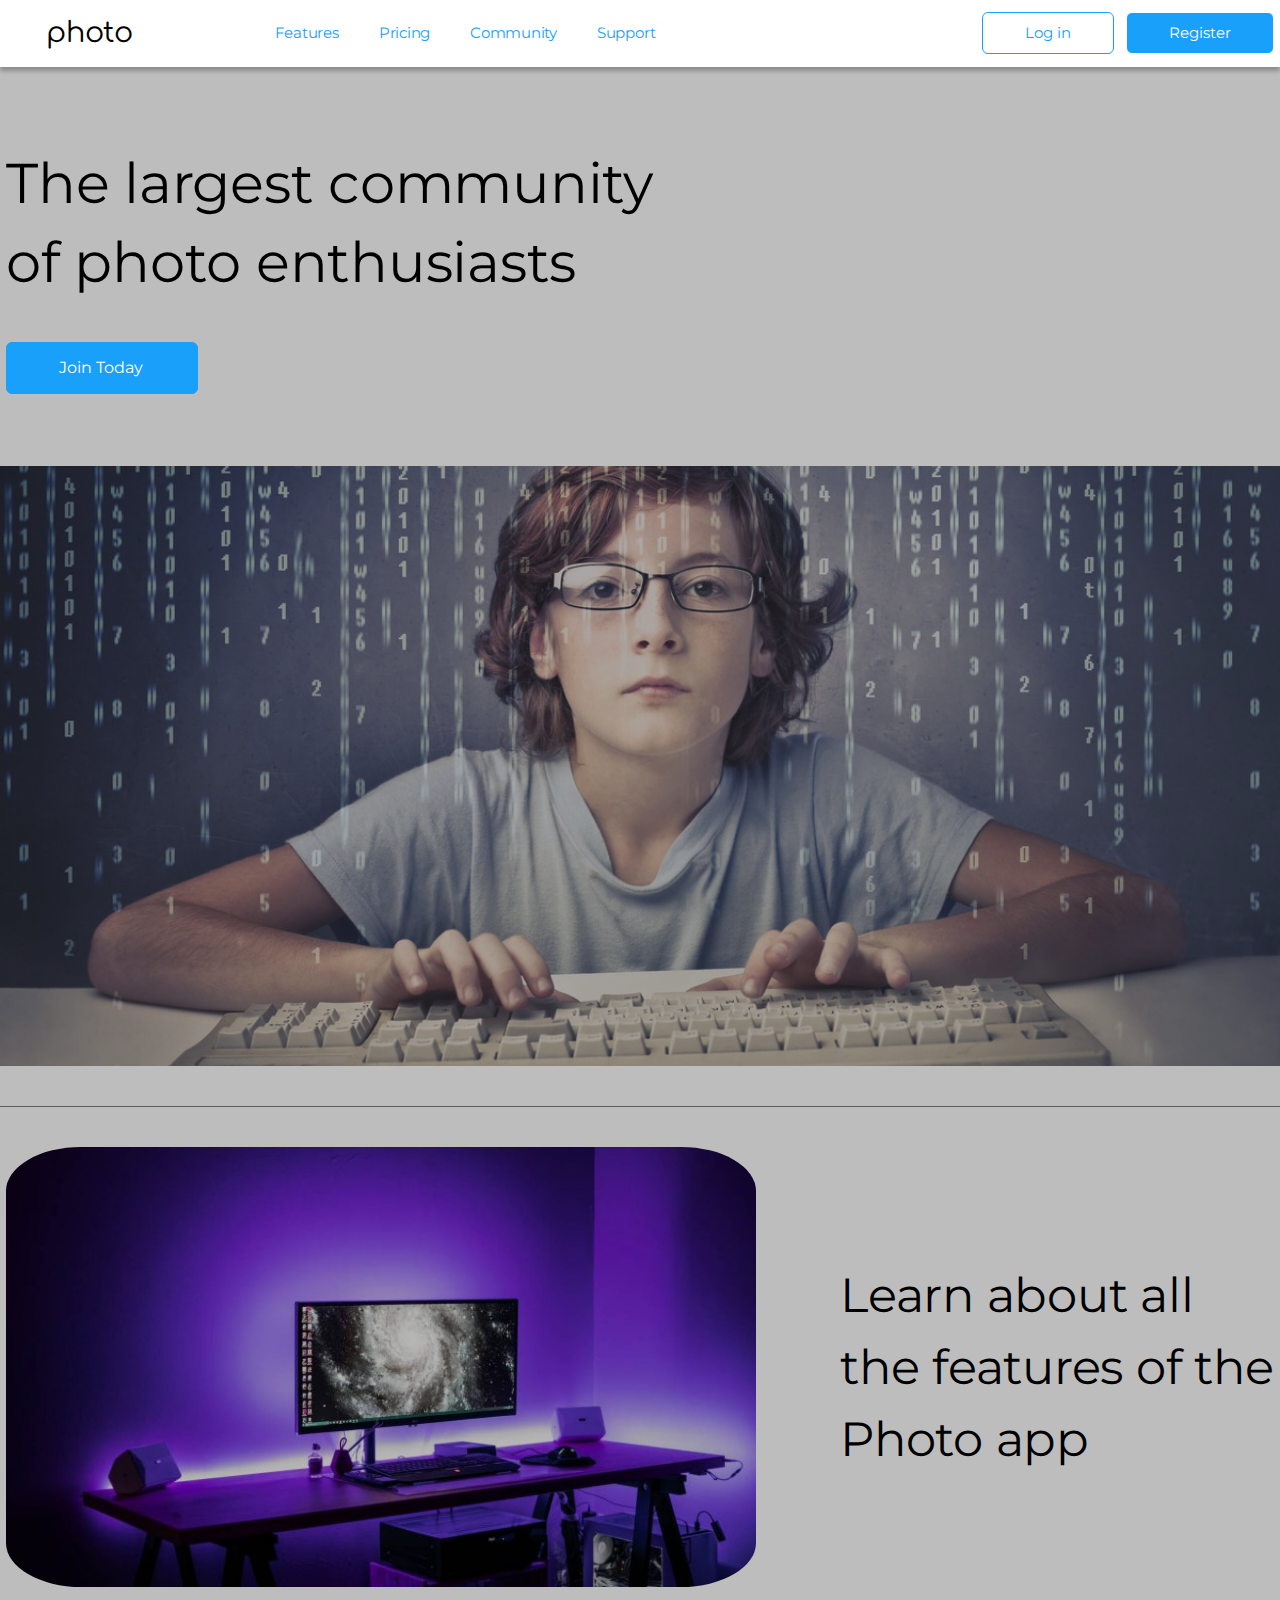
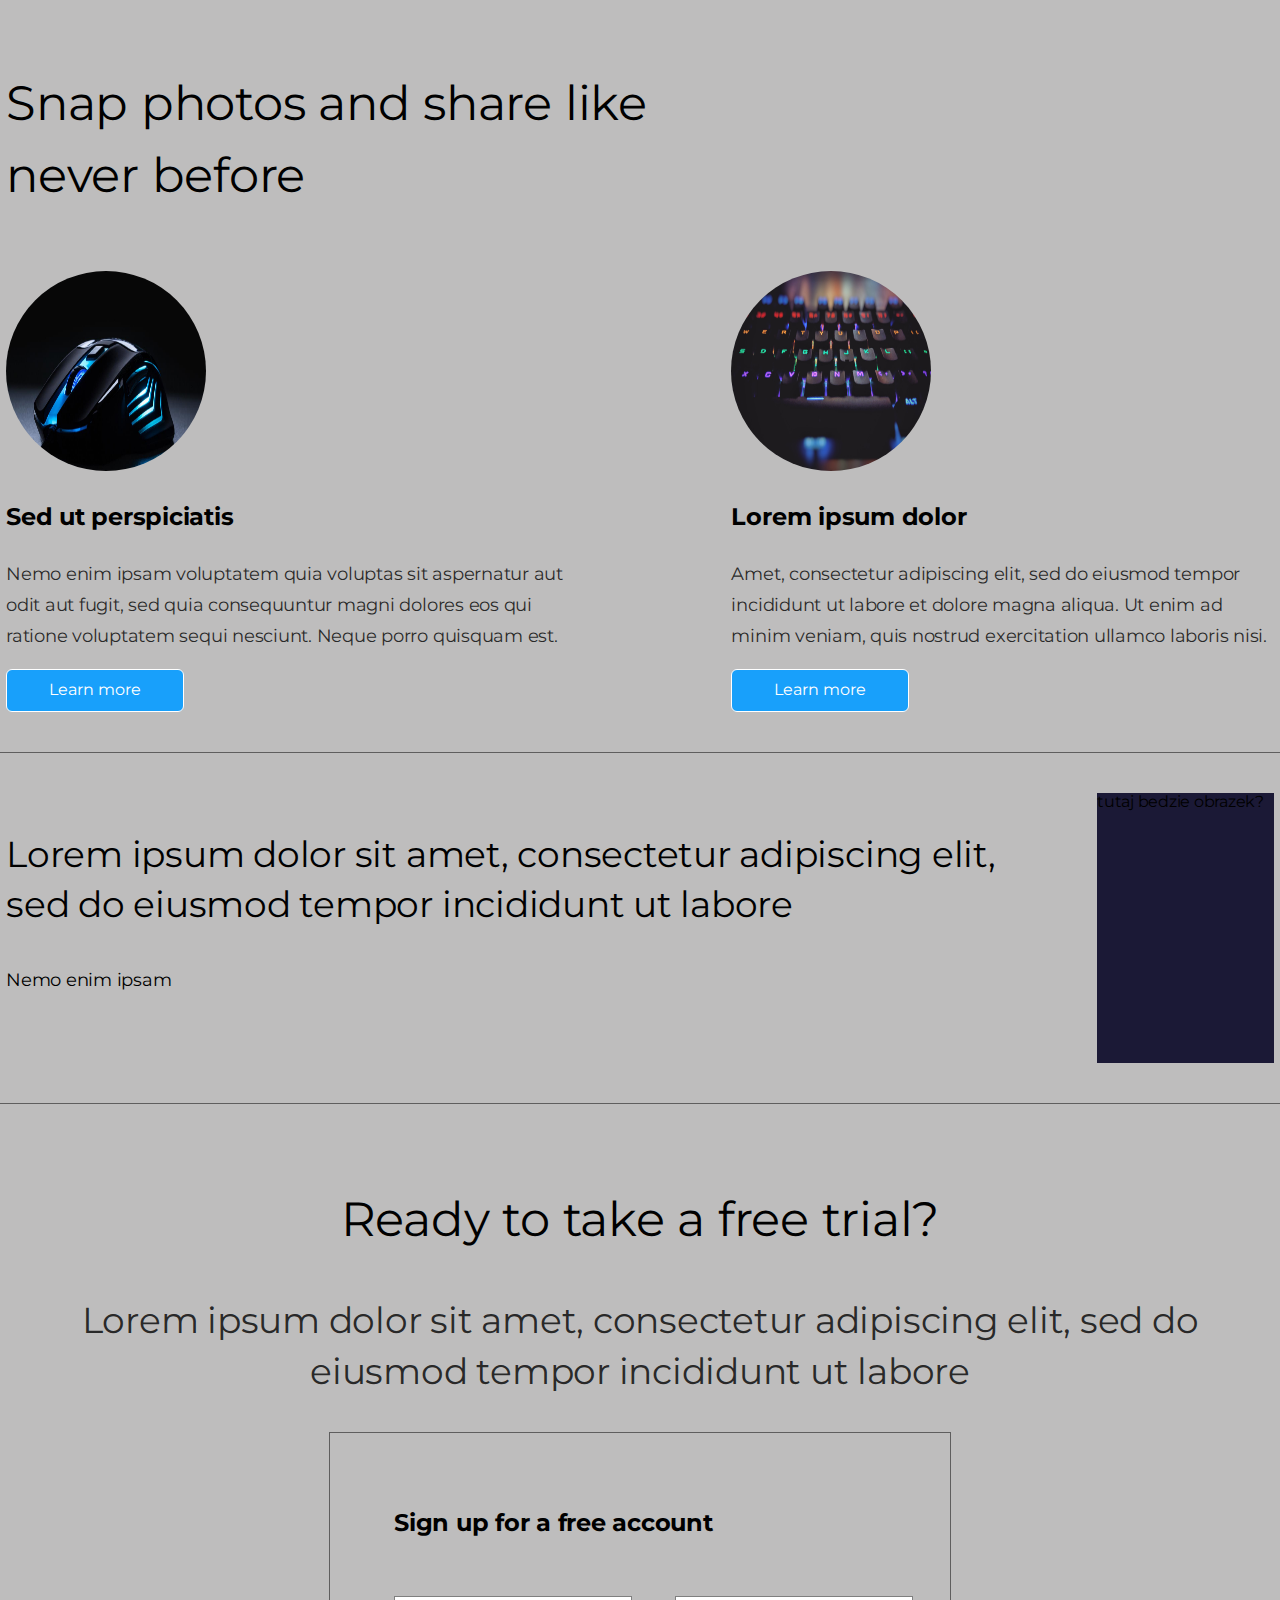
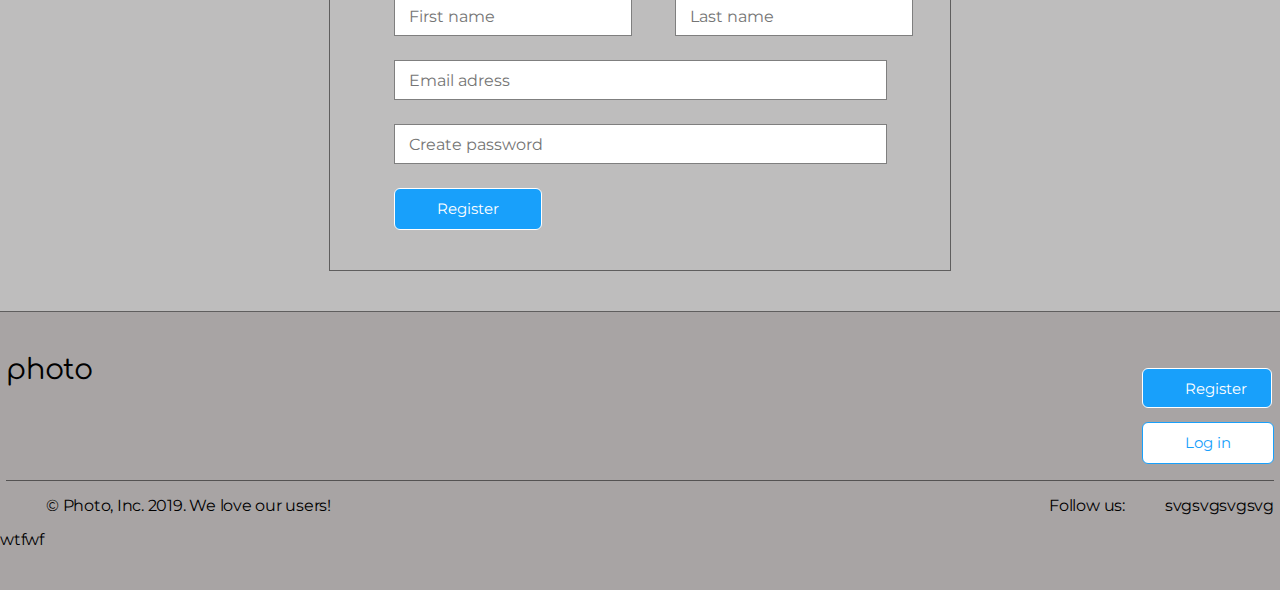
<file: training-code-from-layout/index.html>
<!DOCTYPE html>
<html lang="en">
  <head>
    <link
      rel="stylesheet"
      href="https://cdnjs.cloudflare.com/ajax/libs/modern-normalize/1.0.0/modern-normalize.min.css"
    />
    <link rel="preconnect" href="https://fonts.googleapis.com" />
    <link rel="preconnect" href="https://fonts.gstatic.com" crossorigin />
    <link
      href="https://fonts.googleapis.com/css2?family=Comfortaa:wght@300;400;500;600;700&family=Montserrat:wght@100;200;300;400;500;600;700;800;900&display=swap"
      rel="stylesheet"
    />
    <link href="css/styles.css" rel="stylesheet" />
    <meta charset="UTF-8" />
    <meta http-equiv="X-UA-Compatible" content="IE=edge" />
    <meta name="viewport" content="width=device-width, initial-scale=1.0" />
    <title>TRAINING CODE</title>
  </head>
  <body>
    <header>
      <div class="container">
        <div class="full-navigation">
          <ul class="navigation">
            <li><span class="logo">photo</span></li>
            <li>Features</li>
            <li>Pricing</li>
            <li>Community</li>
            <li>Support</li>
          </ul>
          <div class="header-buttons">
            <button class="white-button" type="button">Log in</button>
            <button class="blue-button" type="button">Register</button>
          </div>
        </div>
      </div>
    </header>
    <main>
      <section>
        <div class="container">
          <div class="hero">
            <h1>The largest community of photo enthusiasts</h1>
            <button type="button">Join Today</button>
          </div>
        </div>
        <div class="hero-image"></div>
      </section>
      <section>
        <div class="container">
          <div class="sub-hero-top">
            <img
              src="./images/computer-image.jpg"
              width="750px"
              height="440px"
            />
            <h2>Learn about all the features of the Photo app</h2>
          </div>
          <h2 class="sub-hero-header">
            Snap photos and share like never before
          </h2>
          <div class="sub-hero-bottom">
            <div>
              <img
                src="./images/mouse-image.jpg"
                width="200px"
                height="200px"
              />
              <h3>Sed ut perspiciatis</h3>
              <p>
                Nemo enim ipsam voluptatem quia voluptas sit aspernatur aut odit
                aut fugit, sed quia consequuntur magni dolores eos qui ratione
                voluptatem sequi nesciunt. Neque porro quisquam est.
              </p>
              <button type="button">Learn more</button>
            </div>
            <div>
              <img
                src="./images/keyboard-image.jpg"
                width="200px"
                height="200px"
              />
              <h3>Lorem ipsum dolor</h3>
              <p>
                Amet, consectetur adipiscing elit, sed do eiusmod tempor
                incididunt ut labore et dolore magna aliqua. Ut enim ad minim
                veniam, quis nostrud exercitation ullamco laboris nisi.
              </p>
              <button type="button">Learn more</button>
            </div>
          </div>
        </div>
      </section>
      <section>
        <div class="container">
          <div class="testimonial">
            <div class="testimonial-left">
              <h3>
                Lorem ipsum dolor sit amet, consectetur adipiscing elit, sed do
                eiusmod tempor incididunt ut labore
              </h3>
              <p>Nemo enim ipsam</p>
            </div>
            <div class="testimonial-image">tutaj bedzie obrazek?</div>
          </div>
        </div>
      </section>
      <section>
        <div class="container">
          <div class="signup">
            <h2>Ready to take a free trial?</h2>
            <p>
              Lorem ipsum dolor sit amet, consectetur adipiscing elit, sed do
              eiusmod tempor incididunt ut labore
            </p>
            <form class="signup-form">
              <h4>Sign up for a free account</h4>
              <div class="names">
                <label>
                  <input
                    type="name"
                    name="first-name"
                    placeholder="First name"
                  />
                </label>
                <label>
                  <input type="text" name="last-name" placeholder="Last name" />
                </label>
              </div>
              <label>
                <input type="email" name="email" placeholder="Email adress" />
              </label>
              <label>
                <input
                  type="password"
                  name="password"
                  placeholder="Create password"
                />
              </label>
              <div>
                <button class="blue-button" type="submit">Register</button>
              </div>
            </form>
          </div>
        </div>
      </section>
    </main>
    <footer>
      <div class="container">
        <div class="footer-top">
          <span class="logo">photo</span>
          <ul>
            <li>
              <button class="blue-button" type="button">Register</button>
            </li>
            <li>
              <button class="white-button" type="button">Log in</button>
            </li>
          </ul>
        </div>
        <ul class="footer-bottom">
          <li>© Photo, Inc. 2019. We love our users!</li>
          <li class="footer-bottom">
            Follow us:
            <ul class="footer-bottom">
              <li>svg</li>
              <li>svg</li>
              <li>svg</li>
              <li>svg</li>
            </ul>
          </li>
        </ul>
      </div>
      wtfwf
    </footer>
  </body>
</html>
</file>
<file: training-code-from-layout/css/styles.css>
body {
  font-family: 'Montserrat', sans-serif;
  letter-spacing: -0.015em;
  background-color: rgb(190, 189, 189);
}
header {
  background-color: #ffffff;
  box-shadow: 0px 4px 4px rgba(0, 0, 0, 0.25);
}
ul {
  list-style: none;
}
button {
  cursor: pointer;
}
section {
  padding-top: 40px;
  padding-bottom: 40px;
  border-bottom: 1px solid rgba(0, 0, 0, 0.5);
}
footer {
  padding-top: 40px;
  padding-bottom: 40px;
  background-color: rgb(168, 164, 164);
}
.container {
  max-width: 1267.93px;
  margin: 0 auto;
}
.logo {
  font-family: 'Comfortaa', cursive;
  color: #000000;
  font-weight: 400;
  font-size: 28.44px;
  line-height: 1.3;
}
.full-navigation {
  display: flex;
  justify-content: space-between;
  align-items: center;
}
.navigation {
  display: flex;
  align-items: center;

  color: #18a0fb;
  font-weight: 500px;
  font-size: 15px;
  line-height: 1.2;
}
.navigation :first-child {
  margin-right: 70.93px;
}
.navigation :nth-child(n + 2) {
  margin-right: 40px;
}
.header-buttons {
  display: flex;
}
.header-buttons :first-child {
  margin-right: 12px;
}
.white-button {
  display: block;

  color: #18a0fb;
  font-weight: 500px;
  font-size: 15px;
  line-height: 1.2;

  background-color: #ffffff;
  border: 1px solid #18a0fb;
  border-radius: 6px;
  padding: 11px 42px 11px 42px;
}
.blue-button {
  display: block;

  color: #ffffff;
  font-weight: 500px;
  font-size: 15px;
  line-height: 1.2;

  background-color: #18a0fb;
  border: 1px solid #ffffff;
  border-radius: 6px;
  padding: 11px 42px 11px 42px;
}
.hero {
  display: flex;
  flex-direction: column;
}
.hero > h1 {
  font-weight: 400;
  font-size: 56px;
  line-height: 1.4;

  width: 686px;
  height: 160px;
}
.hero > button {
  color: #ffffff;
  background-color: #18a0fb;
  width: 192px;
  height: 52px;
  padding: 15.3px 51.78px 15.7px 50.22px;
  border: 1px solid #18a0fb;
  border-radius: 6px;
  margin-bottom: 72px;
}
.hero-image {
  background-image: linear-gradient(#2f303a66, #2f303a66),
    url(../images/hero-image.jpg);
  max-width: 1680px;
  height: 600px;
  background-size: cover;
  background-position: center;
  margin: auto;
}
.sub-hero-top {
  display: flex;
  justify-content: center;
  align-items: center;
  margin-bottom: 80px;
}
.sub-hero-top > h2 {
  font-weight: 400;
  font-size: 48px;
  line-height: 1.5;
  margin-left: 84px;
}
.sub-hero-top img {
  border-radius: 10%;
}
.sub-hero-bottom {
  display: flex;
  gap: 148px;
}
.sub-hero-header {
  font-weight: 400;
  font-size: 48px;
  line-height: 1.5;
  width: 750px;
  height: 144px;
  margin-bottom: 60px;
}
.sub-hero-bottom h3 {
  font-weight: 700;
  font-size: 24px;
  line-height: 1.5;
}
.sub-hero-bottom img {
  border-radius: 50%;
}
.sub-hero-bottom p {
  font-weight: 400;
  font-size: 18px;
  line-height: 1.7;
  color: rgba(0, 0, 0, 0.8);
}
.sub-hero-bottom button {
  color: #ffffff;
  background-color: #18a0fb;
  border: 1px solid #ffffff;
  border-radius: 6px;
  padding: 11px 42px 11px 42px;
}
.testimonial {
  display: flex;
}
.testimonial-left {
  display: block;
}
.testimonial-left h3 {
  width: 1007px;
  height: 100px;

  font-weight: 400;
  font-size: 36px;
  line-height: 1.4;
  margin-right: 84px;
}
.testimonial-left p {
  font-weight: 400;
  font-size: 18px;
  line-height: 1.7;
}
.testimonial-image {
  width: 209px;
  height: 270px;
  background-color: rgb(27, 25, 54);
}
.signup {
  display: block;
  text-align: center;
  align-items: center;
}
.signup h2 {
  font-weight: 400;
  font-size: 48px;
  line-height: 1.5;
}
.signup p {
  font-weight: 400;
  font-size: 36px;
  line-height: 1.4;
  color: rgba(0, 0, 0, 0.8);
}
.signup-form {
  width: 622px;
  height: 439px;
  border: 1px solid rgba(0, 0, 0, 0.5);
  display: flex;
  flex-direction: column;
  gap: 24px;
  margin: auto;
  justify-content: center;
  align-items: start;
  padding-left: 64px;
}
.signup-form h4 {
  font-weight: 700;
  font-size: 24px;
  line-height: 1.5;
}
input {
  height: 40px;
  border: 1px solid rgba(0, 0, 0, 0.5);
  padding-left: 14px;
}
.names {
  display: flex;
}
.names input {
  margin-right: 43px;
}
input[type='email'],
input[type='password'] {
  padding-right: 257px;
}
.footer-top {
  display: flex;
  flex-direction: row;
  justify-content: space-between;
  border-bottom: 1px solid rgba(0, 0, 0, 0.5);
}
.footer-top .blue-button {
  margin-bottom: 14px;
  width: 130px;
  height: 40px;
}
.footer-bottom {
  display: flex;
  flex-direction: row;
  justify-content: space-between;
}
</file>
